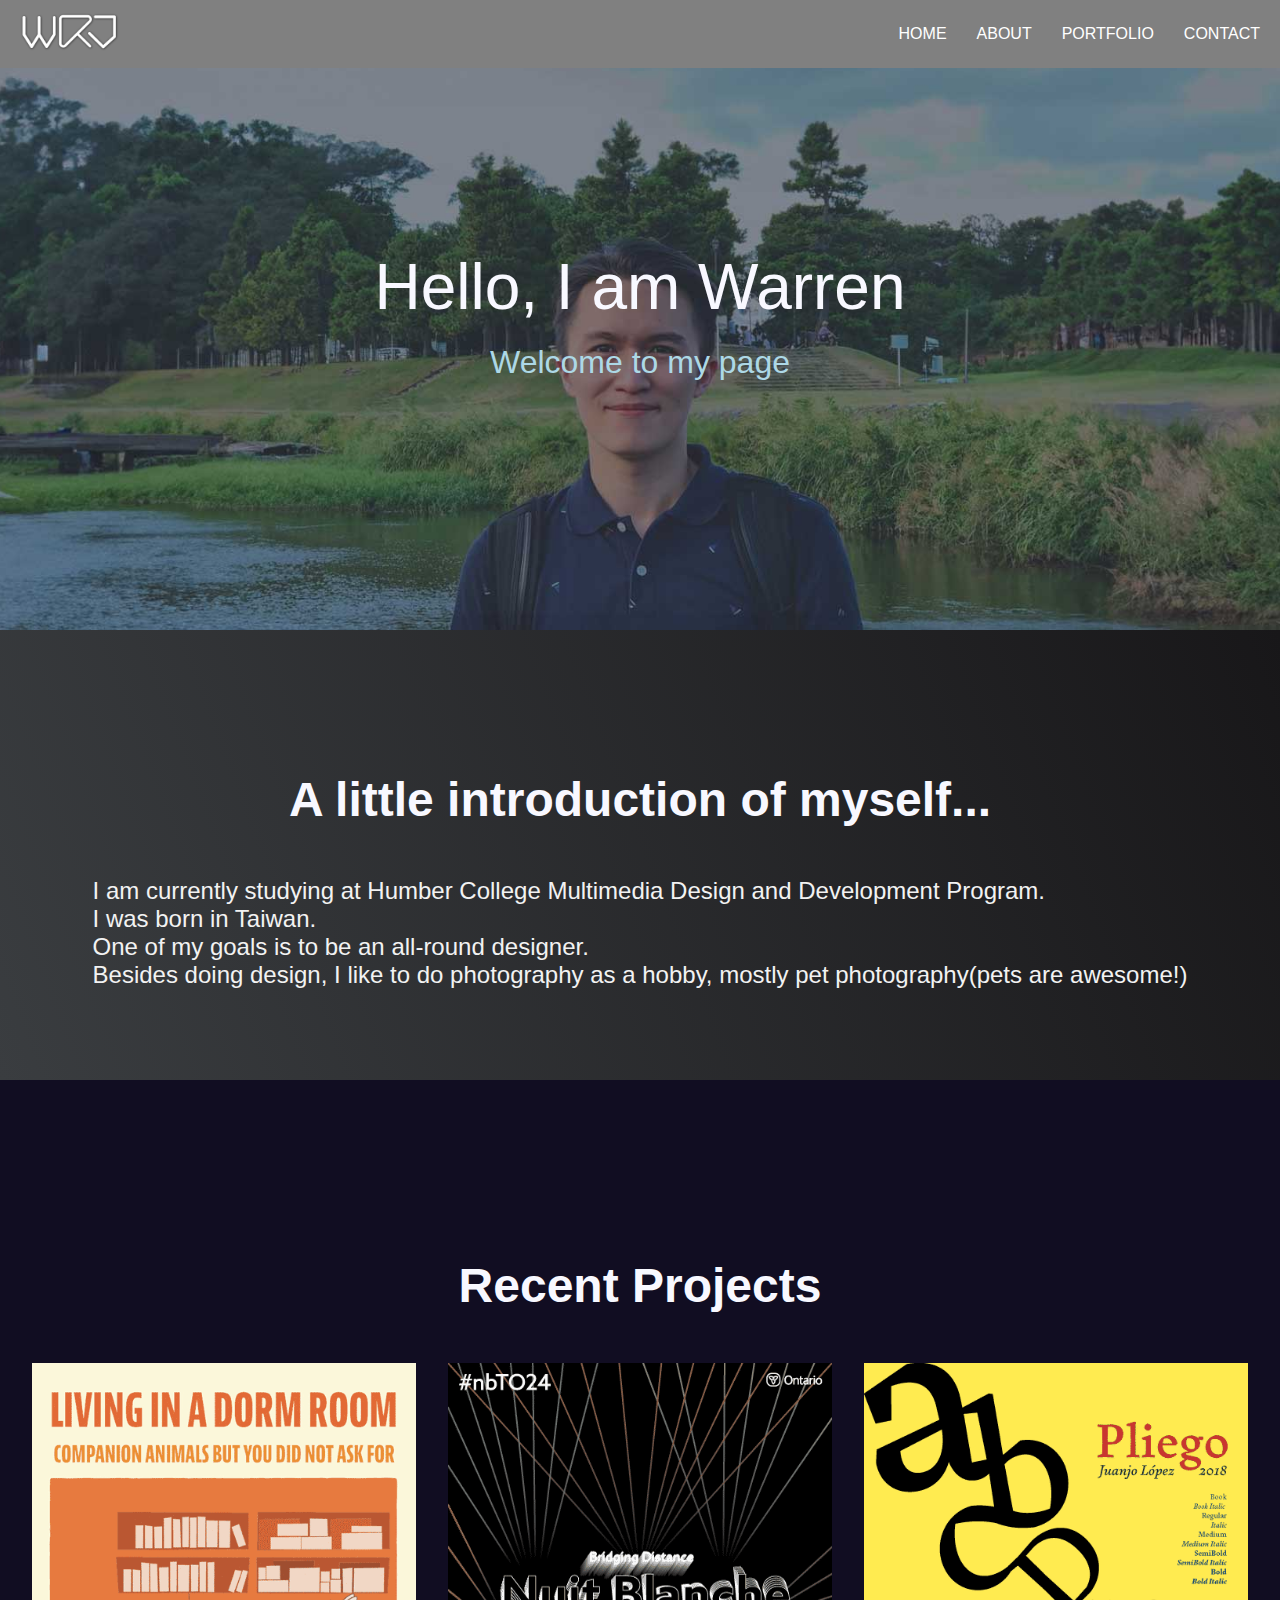
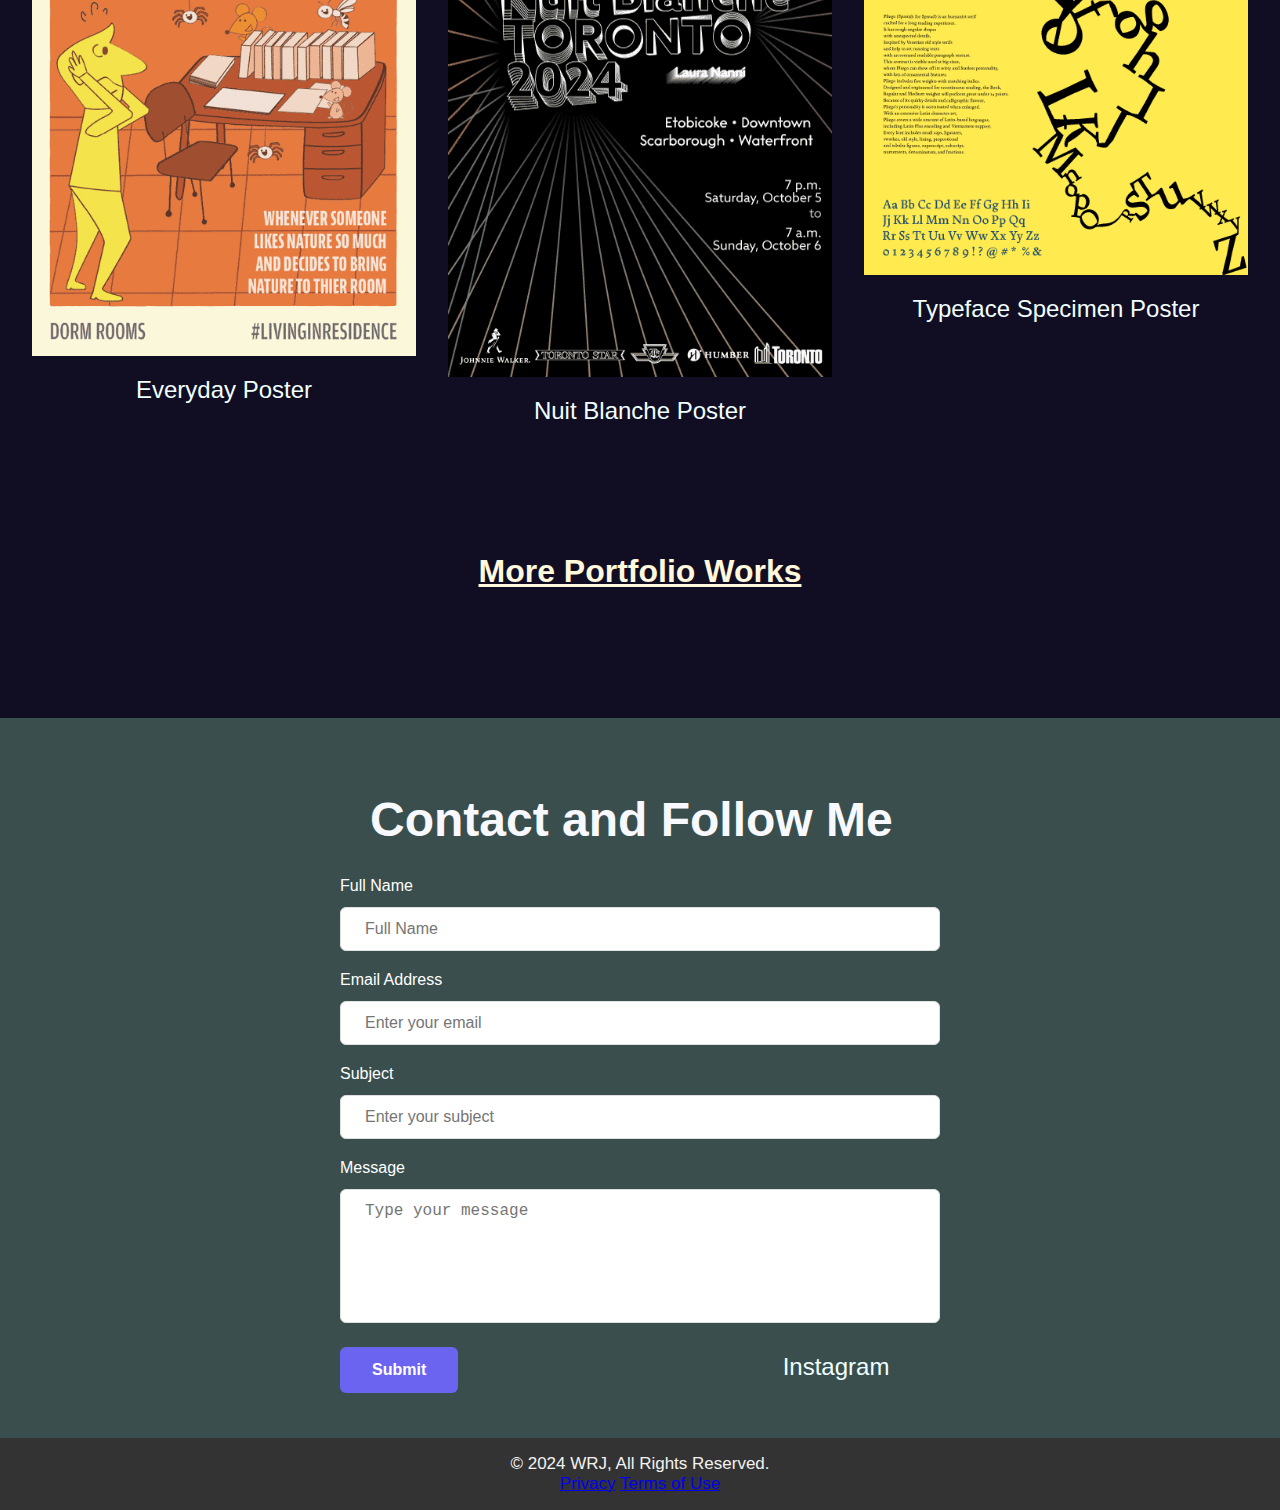
<file: final/index.html>
<!DOCTYPE html>
<html lang="en">
<head>
    <meta charset="UTF-8">
    <meta http-equiv="X-UA-Compatible" content="IE=edge">
    <meta name="viewport" content="width=device-width, initial-scale=1.0">
    <title>Warren's Portfolio</title>
    <link rel="stylesheet" href="styles.css">
    <link rel="stylesheet" href="https://cdnjs.cloudflare.com/ajax/libs/font-awesome/6.0.0-beta2/css/all.min.css" integrity="sha512-YWzhKL2whUzgiheMoBFwW8CKV4qpHQAEuvilg9FAn5VJUDwKZZxkJNuGM4XkWuk94WCrrwslk8yWNGmY1EduTA==" crossorigin="anonymous" referrerpolicy="no-referrer" /></head>
<body>
    <header>
    <nav>
        <ul class='nav-bar'>
            <li class='logo'><a href='#'><img src='images/white-logo.png'/></a></li>
            <input type='checkbox' id='check' />
            <span class="menu">
                <li><a href="#home">Home</a></li>
                <li><a href="#about">About</a></li>
                <li><a href="#portfolio">Portfolio</a></li>
                <li><a href="#contact">Contact</a></li>
                <label for="check" class="close-menu"><i class="fas fa-times"></i></label>
            </span>
            <label for="check" class="open-menu"><i class="fas fa-bars"></i></label>
        </ul>
    </nav>
    </header>

    <section id="welcome-section" class="welcome-section">
        <h1>Hello, I am Warren </h1>
        <p>Welcome to my page</p>
    </section>  

    <section id="about" class="about">
        <h2>A little introduction of myself...</h2>
        <p>I am currently studying at Humber College Multimedia Design and Development Program.
            <br>
            I was born in Taiwan.
            <br>
            One of my goals is to be an all-round designer.
            <br>
            Besides doing design, I like to do photography as a hobby, mostly pet photography(pets are awesome!)</p>
    </section>
        
    <section id="portfolio" class="portfolio">
        <h2>Recent Projects</h2>
        <div class="projects-grid">
            <a>
                <img src="images/small/everyday-poster-2.png" alt="Everyday Poster: Living in Dorm Room" class="project-img"/>
                <p class="project-title">Everyday Poster</p>
            </a>
            <a>
                <img src="images/small/nuit-blanche-poster.png" alt="Nuit-Blanche-Poster" class="project-img"/>
                <p class="project-title">Nuit Blanche Poster</p>
            </a>
            <a>
                <img src="images/small/typeface-poster-1.png" alt="Typeface-Specimen-Poster-Pliego" class="project-img"/>
                <p class="project-title">Typeface Specimen Poster</p>
            </a>
        </div>
        <div class="links">
        <a href="portfolio2.html" target="_self"><b>More Portfolio Works</b></a>
        </div>
    </section>

    <section id="contact" class="contact">
        <div class="formbold-main-wrapper">
            <div class="formbold-form-wrapper">
              <form action="#" method="POST">
                <div class="formbold-mb-5">
                  <h2>Contact and Follow Me</h2>
                  <label for="name" class="formbold-form-label"> Full Name </label>
                  <input
                    type="text"
                    name="name"
                    id="name"
                    placeholder="Full Name"
                    class="formbold-form-input"
                  />
                </div>

                <div class="formbold-mb-5">
                  <label for="email" class="formbold-form-label"> Email Address </label>
                  <input
                    type="email"
                    name="email"
                    id="email"
                    placeholder="Enter your email"
                    class="formbold-form-input"
                  />
                </div>

                <div class="formbold-mb-5">
                  <label for="subject" class="formbold-form-label"> Subject </label>
                  <input
                    type="text"
                    name="subject"
                    id="subject"
                    placeholder="Enter your subject"
                    class="formbold-form-input"
                  />
                </div>
                <div class="formbold-mb-5">
                  <label for="message" class="formbold-form-label"> Message </label>
                  <textarea
                    rows="6"
                    name="message"
                    id="message"
                    placeholder="Type your message"
                    class="formbold-form-input"
                  ></textarea>
                </div>
                <div>
                  <button class="formbold-btn">Submit</button>
                  <a href="https://www.instagram.com/pheebs.and.milo?igsh=cTBtZ3ljd2N5dGY0&utm_source=qr" id="profile-link" target="_blank" style="margin-left: 300px;">Instagram</a>
                </div>
              </form>
            </div>
          </div>
       
    </section>
</body>

<footer class="footer">
    <div class="footer-text">
        <p>&copy; 2024 WRJ, All Rights Reserved.</p>
        <div class="footer-links">
            <a href="privacy.html">Privacy</a>
            <a href="terms.html">Terms of Use</a>
        </div>
    </div>
</footer>
</body>
</html>
</file>
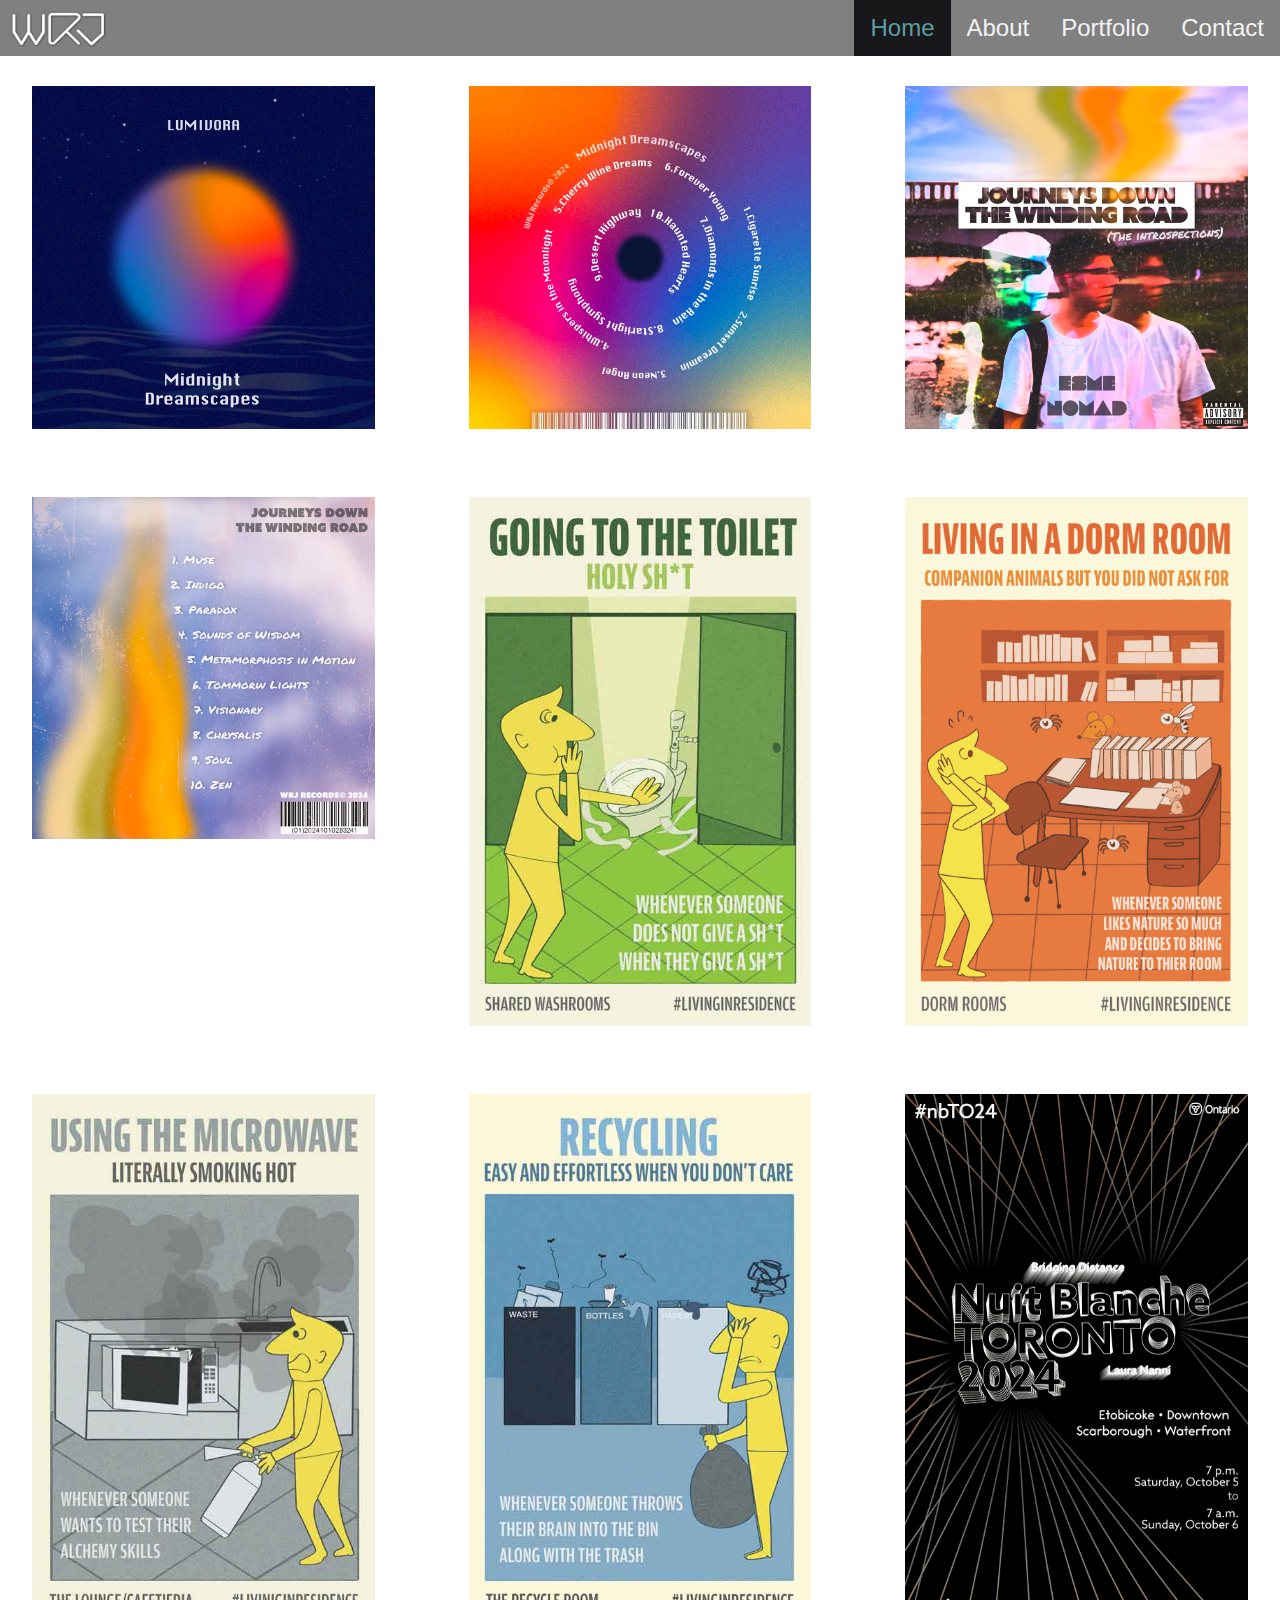
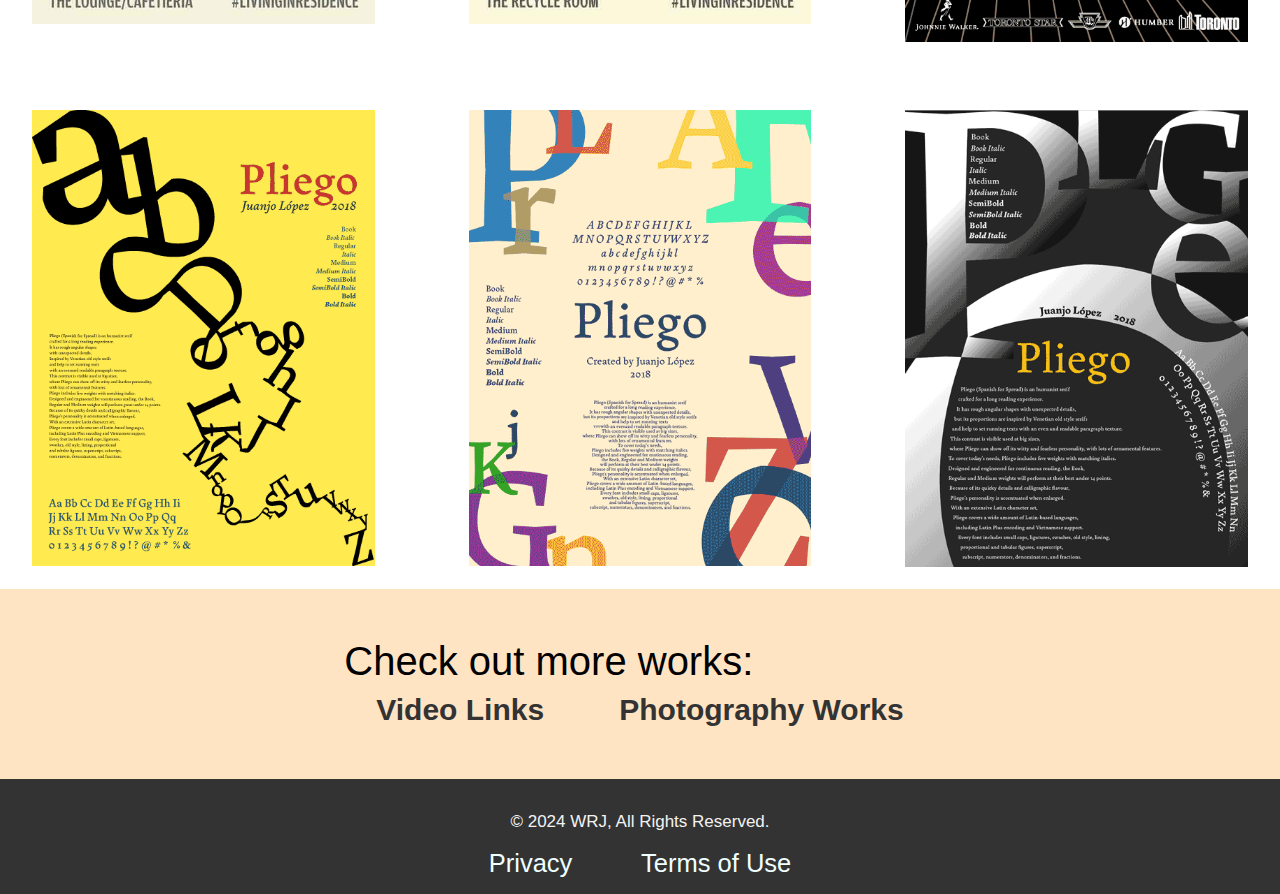
<file: final/portfolio2.html>
<!DOCTYPE html>
<html lang="en">
    <head>
        <meta name ="viewport" content="width-device-width, initial-scale=1.0">
       <title>Warren's Portfoilio Website</title> 
       <link rel="stylesheet" href="https://cdnjs.cloudflare.com/ajax/libs/font-awesome/4.7.0/css/font-awesome.min.css">
       <link rel="stylesheet" href="styles2.css">
       <link rel="stylesheet" href="lightbox.css">
       <header class="header">
        <div class="topnav" id="navbar">
            <img src="images/white-logo.png" class="logo" alt="Logo">
                <div class="right"> 
                    <a"#"></a>
                    <a href="index.html" class="active">Home</a>
                    <a href="index.html">About</a>
                    <a href="index.html">Portfolio</a>
                    <a href="index.html">Contact</a>
                    <a href="javascript:void(0);" class="icon" onclick="myFunction()">
                    <i class="fa fa-bars"></i>
                    </a>
                </div>
        </div> 
        </header>
    </head>
    <body>

      <div class="container">
            <div class="gallery">
              <a href="images/album1.jpg" data-lightbox="mygallery" data-title="Alternative Pop Album Design">
                <img src="images/album1.jpg" alt="album1">
              </a>

              <a href="images/album1-back-cover.jpg" data-lightbox="mygallery" data-title="Alternative Pop Album Design (Back)">
                <img src="images/album1-back-cover.jpg" alt="album1-back-cover">
              </a>

              <a href="images/album2.jpg" data-lightbox="mygallery" data-title="R&B Album Design">
                <img src="images/album2.jpg" alt="album2">
              </a>

              <a href="images/album2-back-cover.jpg" data-lightbox="mygallery" data-title="R&B Album Design (Back)">
                <img src="images/album2-back-cover.jpg" alt="album2-back-cover">
              </a>

              <a href="images/small/everyday-poster-1.jpg" data-lightbox="mygallery" data-title="Everyday Poster: Toilet">
                <img src="images/small/everyday-poster-1.jpg" alt="everyday-poster-1">
              </a>

              <a href="images/small/everyday-poster-2.png" data-lightbox="mygallery" data-title="Everyday Poster: Living In A Dorm Room">
                <img src="images/small/everyday-poster-2.png" alt="everyday-poster-2">
              </a>

              <a href="images/small/everyday-poster-3.jpg" data-lightbox="mygallery" data-title="Everyday Poster: Using The Microwave">
                <img src="images/small/everyday-poster-3.jpg" alt="everyday-poster-3">
              </a>

              <a href="images/small/everyday-poster-4.jpg" data-lightbox="mygallery" data-title="Everyday Poster: Recycling">
                <img src="images/small/everyday-poster-4.jpg" alt="everyday-poster-4">
              </a>

              <a href="images/small/nuit-blanche-poster.png" data-lightbox="mygallery" data-title="Nuit Blanche Poster">
                <img src="images/small/nuit-blanche-poster.png" alt="nuit-blanche-poster">
              </a>

              <a href="images/small/typeface-poster-1.png" data-lightbox="mygallery" data-title="Typeface Specimen Poster 1: Pliego">
                <img src="images/small/typeface-poster-1.png" alt="typeface-poster-1">
              </a>

              <a href="images/small/typeface-poster-2.png" data-lightbox="mygallery" data-title="Typeface Specimen Poster 2: Pliego">
                <img src="images/small/typeface-poster-2.png" alt="typeface-poster-2">        
              </a>
                <a href="images/small/typeface-poster-3.png" data-lightbox="mygallery" data-title="Typeface Specimen Poster 3: Pliego">
                  <img src="images/small/typeface-poster-3.png" alt="typeface-poster-3">
              </a>
            </div>
      </div>
        
      <div class="portfolio-link">
        <p>Check out more works:<br>
            <a href="https://youtu.be/zm41xM2S4U8?si=nq_Ss3BazZkIIzoZ" target="_blank">Video Links</a>
            <a href="https://www.instagram.com/pheebs.and.milo?igsh=cTBtZ3ljd2N5dGY0&utm_source=qr" target="_blank">Photography Works</a>
        </p>
          </div>  
    
    <footer class="footer">
        <div class="footer-text">
            <p>&copy; 2024 WRJ, All Rights Reserved.</p>
            <div class="footer-links">
                <a href="privacy.html">Privacy</a>
                <a href="terms.html">Terms of Use</a>
            </div>
        </div>
    </footer>
    </body>
</html>

<script>
  function myFunction() {
    var x = document.getElementById("navbar");
    if (x.className === "topnav") {
      x.className += " responsive";
    } else {
      x.className = "topnav";
    }
  }
</script>  
<script src="lightbox-plus-jquery.min.js"></script>
</file>
<file: final/styles.css>
*{
    scroll-behavior: smooth;
    box-sizing: border-box;
    margin: 0;
    padding: 0;
}
body {
    font-family: "Poppins", sans-serif, Arial, Helvetica;
    --color1: #FFF ;
    --color2: gray ;
}
.nav-bar {
    width: 100%;
    display: flex;
    justify-content: space-between;
    align-items: center;
    list-style: none;
    position: fixed;
    background-color: var(--color2);
    padding: 12px 20px;
}
.logo img {width: 100px;}
.menu {display: flex;}
.menu li {padding-left: 30px;}
.menu li a {
    display: inline-block;
    text-decoration: none;
    color: var(--color1);
    text-align: center;
    transition: 0.15s ease-in-out;
    position: relative;
    text-transform: uppercase;
}
.menu li a::after {
    content: "";
    position: absolute;
    bottom: 0;
    left: 0;
    width: 0;
    height: 1px;
    background-color: var(--color1);
    transition: 0.15s ease-in-out;
}
.menu li a:hover:after {width: 100%;}
.open-menu , .close-menu {
    position: absolute;
    color: var(--color1);
    cursor: pointer;
    font-size: 1.5rem;
    display: none;
}
.open-menu {
    top: 50%;
    right: 20px;
    transform: translateY(-50%);
}
.close-menu {
    top: 20px;
    right: 20px;
}
#check {display: none;}

/* Welcome */

.welcome-section{
    width: 100%;
    height: 70vh;
    display: flex;
    flex-direction: column;
    align-items: center;
    justify-content: center;
    background-color:#333333;
    background-image:url(images/portrait.jpg);
    background-repeat:no-repeat;
    background-attachment:scroll;
    background-position: center;
    background-size: cover;
    border: 0;
}

h1{
    color: ghostwhite;
    font-size: 4rem;
    font-weight: 500;
    margin-bottom: 10px;
}

#welcome-section p{
    color:lightblue;
    font-size: 2rem;
    padding-top: 10px;
    padding-bottom: 0;
    font-weight: 100;
}

.portfolio{
    margin: 0;
    padding: 8rem 2rem;
    text-align: center;
    background-color: #110d22 ;
}

/* About*/

.about{
    display: flex;
    flex-direction: column;
    justify-content: center;
    align-items: center;
    background-color: lightslategray ;
    width: 100%;
    height: 50vh;
    background-image: linear-gradient(69deg, #3a3d40 0%, #181719 100%);
}

.about p{
    font-size: 150%;
    padding-left: 50px ;
    padding-right: 50px;
    color: #f2f2f2; 
}

#portfolio a:hover{
    background-color: #110d22;
}
#portfolio .links a:hover{
    background-color: #110d22;
    color: goldenrod;
    margin:50px;
}

.contact{ 
    background-color: rgb(57, 78, 77) ;
    width: 100%;
    height: 80vh;
    display: flex;
    justify-content: center
}

/* Contact Form */

.formbold-mb-5 {
    margin-bottom: 20px;
  }
  .formbold-mb-5 h2{
    padding-top:  30px;
    margin-left: 50px;
  }

  .formbold-pt-3 {
    padding-top: 12px;
  }
  .formbold-main-wrapper {
    display: flex;
    align-items: center;
    justify-content: center;
    padding: 60px;
  }

  .formbold-form-wrapper {
    margin: 0 auto;
    max-width: 600px;
    width: 100%;
  }
  .formbold-form-label {
    display: block;
    font-weight: 500;
    font-size: 16px;
    color: var(--color1);
    margin-bottom: 12px;
  }
  .formbold-form-label-2 {
    font-weight: 600;
    font-size: 20px;
    margin-bottom: 20px;
  }

  .formbold-form-input {
    width: 600px;
    padding: 12px 24px;
    border-radius: 6px;
    border: 1px solid #e0e0e0;
    background: white;
    font-weight: 500;
    font-size: 16px;
    color: #6b7280;
    outline: none;
    resize: none;
  }
  .formbold-form-input:focus {
    border-color: #6a64f1;
    box-shadow: 0px 3px 8px rgba(0, 0, 0, 0.05);
  }

  .formbold-btn {
    text-align: center;
    font-size: 16px;
    border-radius: 6px;
    padding: 14px 32px;
    border: none;
    font-weight: 600;
    background-color: #6a64f1;
    color: white;
    cursor: pointer;
  }
  .formbold-btn:hover {
    box-shadow: 0px 3px 8px rgba(0, 0, 0, 0.05);
  }

  .formbold--mx-3 {
    margin-left: -12px;
    margin-right: -12px;
  }
  .formbold-px-3 {
    padding-left: 12px;
    padding-right: 12px;
  }
  .flex {
    display: flex;
  }
  .flex-wrap {
    flex-wrap: wrap;
  }
  .w-full {
    width: 100%;
  }

  /*End of Form*/

.contact a{
    color: azure;
    text-decoration: none;
    font-size: 1.5em;
    padding: 20px;
}

.about h2{
    font-size: 3rem;
    color: ghostwhite;
    padding: 50px;
}

.portfolio h2{
  font-size: 3rem;
  color: ghostwhite;
  padding: 50px;
}

.project-img{
    max-width: 100%;
    object-fit: cover; 
}

.project-title{
    color: azure;
    width: 100%;
    margin: 0;  
    padding: 1rem 0; 
    font-size: 1.5em;
}

.projects-grid{
    display: grid;
    grid-template-columns:repeat(auto-fit, minmax(300px, 1fr));
    grid-gap: 2rem;
    width: 100%;
    max-width: 100%;
    margin: 0 auto;
    margin-bottom: 7rem;
}

.links a{
  font-size: 2em;
  color:cornsilk;
}

.formbold-mb-5 h2{
  font-size: 3rem;
  color: ghostwhite;
  padding: 30px;
  margin: 0;
  align-content: center;
}

.btn{
    display: flex;
    justify-content: center;
    align-items: center;
}

.portfolio-img{
    height:100vh;
}

a.blank{
    margin-bottom: 30px;
    pointer-events: none;
    cursor: default;
}


.blank:hover{
    background-color: #808080;
}

footer{
    background-color: #333;
    color: #f2f2f2;
    text-align: center;
    padding: 16px 0 ;
    text-decoration: none;
    font-size: 17px;
}
.footer-text{
    color: #f2f2f2;
    display: flex;
    flex-direction: column;
    justify-content: flex-end;

}

.footer-links {
    justify-content: flex-start;
  }

.footer .footer-text a:hover{
    color: darkcyan;
    background-color: #333;
}

@media(max-width: 610px){
    .menu {
        flex-direction: column;
        align-items: center;
        justify-content: center;
        width: 50%;
        height: 100vh;
        position: fixed;
        top: 0;
        right: -100%;
        z-index: 100;
        background-color: var(--color2);
        transition: all 0.2s ease-in-out;
        -webkit-transition: all 0.2s ease-in-out;
        -moz-transition: all 0.2s ease-in-out;
        -ms-transition: all 0.2s ease-in-out;
        -o-transition: all 0.2s ease-in-out;
}
    .menu li {margin-top: 40px;}
    .menu li a {padding: 10px;}
    .open-menu , .close-menu {display: block;}
    #check:checked ~ .menu {right: 0;}

    h1 {
        font-size: 2.75rem;
        display: flex;
        align-content: center;
        padding-left: 20px;
    }
    h2{
        font-size: 2rem;
    }
    #welcome-section > p{
        font-size: 1.5rem;
    }

    .formbold-main-wrapper {
        display: flex;
        align-items: center;
        justify-content: center;
        padding: 50px;
      }

      .formbold-form-wrapper {
        margin: 0 auto;
        max-width: 300px;
        width: 50%;
      }
      .formbold-form-label {
        display: block;
        font-weight: 500;
        font-size: 8px;
        color: var(--color1);
        margin-bottom: 12px;
      }
        .formbold-mb-5 h2{
        font-size: 20px;
        padding-top:  20px;
        margin-left: 50px;
      }
      .formbold-form-label-2 {
        font-weight: 600;
        font-size: 10px;
        margin-bottom: 10px;
      }
    
      .formbold-form-input {
        width: 300px;
        padding: 6px 12px;
        border-radius: 6px;
        border: 1px solid #e0e0e0;
        background: white;
        font-weight: 500;
        font-size: 8px;
        color: #6b7280;
        outline: none;
        resize: none;
      }

      .sm\:w-half {
        width: 30%;
      }

      .about{
        display: flex;
        flex-direction: column;
        justify-content: center;
        align-items: center;
        background-color: lightslategray ;
        width: 100%;
        height: 50vh;
        background-image: linear-gradient(69deg, #3a3d40 0%, #181719 100%);
    }

    .about p{
        font-size: 100%;
        padding-left: 30px ;
        padding-right: 30px;
        color: #f2f2f2; 
    }
}
</file>
<file: final/styles2.css>
*{
    scroll-behavior: smooth;
}
body{
    font-family: Poppins, sans-serif, Arial, Helvetica;
    margin: 0;
    padding: 0;
}
.topnav {
    background-color: gray;
    position: fixed;
    top: 0;
    left: 0;
    width: 100%;
    display: flex;
    justify-content: flex-end;
    border: 0;
    padding:0;
}

.topnav .right a{
    display: flex;
    color: #f2f2f2;
    text-align: center;
    padding: 14px 16px;
    text-decoration: none;
    float: left;
}

.topnav .right{
    float: right;
}

.topnav .right .icon {
    display: none;
  }

#nav-list{
    display: flex;
    flex-direction: row;
}
 
a{
    color: azure;
    text-decoration: none;
    font-size: 1.5em;
    padding: 1rem 2rem;  
}


.topnav a.active{
    background-color:#181719;
    color: cadetblue;
}
a:hover:not(.active){
    background-color: #121212;
    color: white;
}

.topnav .logo{
    position: absolute;
    left: 0;
    top: 0;
    max-height: 70%;
    align-items:left;
    display: flex;
    padding-left: 10px;
    padding-top: 10px;
}

.icon{
    display: none;
}

.welcome-section{
    width: 100%;
    height: 70vh;
    display: flex;
    flex-direction: column;
    align-items: center;
    justify-content: center;
    background-color:#333333;
    background-image:url("images/portrait.jpg");
    background-repeat:no-repeat;
    background-attachment:scroll;
    background-position: center;
    background-size: cover;
    border: 0;
}

h1{
    color: ghostwhite;
    font-size: 4rem;
    font-weight: 500;
    margin-bottom: 10px;
}

#welcome-section p{
    color:lightblue;
    font-size: 2rem;
    padding-top: 10px;
    padding-bottom: 0;
    font-weight: 100;
}

.portfolio{
    margin: 0;
    padding: 8rem 2rem;
    text-align: center;
    background-color: #110d22 ;
}

.about{
    display: flex;
    flex-direction: column;
    justify-content: center;
    align-items: center;
    background-color: lightslategray ;
    width: 100%;
    height: 50vh;
    background-image: linear-gradient(69deg, #3a3d40 0%, #181719 100%);
}

.about p{
    padding-left: 15px ;
    padding-right: 15px;
    color: #f2f2f2; 
}

#portfolio a:hover{
    background-color: #110d22;
}
#portfolio .links a:hover{
    background-color: #110d22;
    color: goldenrod;
    margin:50px;
}

.contact{ 
    background-color: rgb(57, 78, 77) ;
    width: 100%;
    height: 69vh;
    display: flex;
    flex-direction: column;
    justify-content: center;
    align-items: center;
}

h2{
    font-size: 3rem;
    color: ghostwhite;
}

@media (max-width:800px){
    h1 {
        font-size: 2.75rem;
        display: flex;
        align-content: center;
        padding-left: 20px;
    }
    h2{
        font-size: 2rem;
    }
    #welcome-section > p{
        font-size: 1.5rem;
    }
}

@media (max-width:200px){
    h1 {
        font-size: 6rem;
        display: flex;
        align-content: center;
    }
    h2{
        font-size: 2rem;
    }
    #welcome-section > p{
        font-size: 1.5rem;
        margin: auto;
    }
}
.project-img{
    height: 100% ;
    max-width: 100%;
    object-fit: cover; 
}

.project-title{
    color: azure;
    width: 100%;
    margin: 0;  
    padding: 1rem 0; 
}

.projects-grid{
    display: grid;
    grid-template-columns:repeat(auto-fit, minmax(300px, 1fr));
    grid-gap: 2rem;
    width: 100%;
    max-width: 100%;
    margin: 0 auto;
    margin-bottom: 7rem;
}

.contact .form{
    display: flex;
    justify-content:center;
    flex-wrap: wrap;
    margin:  2rem 0;
    min-width: 100rem;
    text-align: center;
}
 
.contact .form input{
    width: 100%;
    border-radius: 10%;
    font-size: 20px;
}

.contact .form textarea{
    width: 100%;
    height: 5rem;
    resize: none;
}

.btn{
    display: flex;
    justify-content: center;
    align-items: center;
}

.portfolio-img{
    height:100vh;
}

a.blank{
    margin-bottom: 30px;
    pointer-events: none;
    cursor: default;
}


.blank:hover{
    background-color: #808080;
}
<!--portfolio page>-- > 
.container{
    width: 100%;
    min-height: 100vh;
    display: flex;
    justify-content: center;
    align-items: center;
    padding: 50px 8%;
    margin-top: 60px;
    z-index: 100;
}
.container .gallery{
    margin-top: 70px;
}
.gallery{
    display: grid;
    grid-template-columns: repeat(auto-fit, minmax(325px,2fr));
    grid-gap: 30px;
}
.gallery img{
    width: 100%;
    /*height: fit-content;*/
    object-fit: cover; 
}

.portfolio-link{
    display: flex;
    align-content: center;
    justify-content: center;
    padding: 10px 0;
    background-color:bisque;
}
    
.portfolio-link p {
    font-size: 40px;
    a {
      color: #333;
      font-size: 30px;
      font-weight: 600;
    }
  }

.container .gallery a:hover:not(.active){
    background-color:brown;
}

@media screen and (max-width: 700px){
    .topnav .right a:not(:first-child) {display: none;}
    .topnav .right a.icon {
    float: right;
    display: block;
    }
}
@media screen and (max-width: 700px) 
  {.topnav.responsive {position: relative;}
    .topnav.responsive .right .icon {
      position: absolute;
      right: 0;
      top: 0;
    }
    .topnav.responsive .right a {
      float: none;
      display: block;
      text-align: left;

    }
}


footer{
    background-color: #333;
    color: #f2f2f2;
    text-align: center;
    padding: 16px 0 ;
    text-decoration: none;
    font-size: 17px;
}
.footer-text{
    color: #f2f2f2;
    display: flex;
    flex-direction: column;
    justify-content: flex-end;

}

.footer-links {
    justify-content: flex-start;
  }

.footer .footer-text a:hover{
    color: darkcyan;
    background-color: #333;
}
</file>
